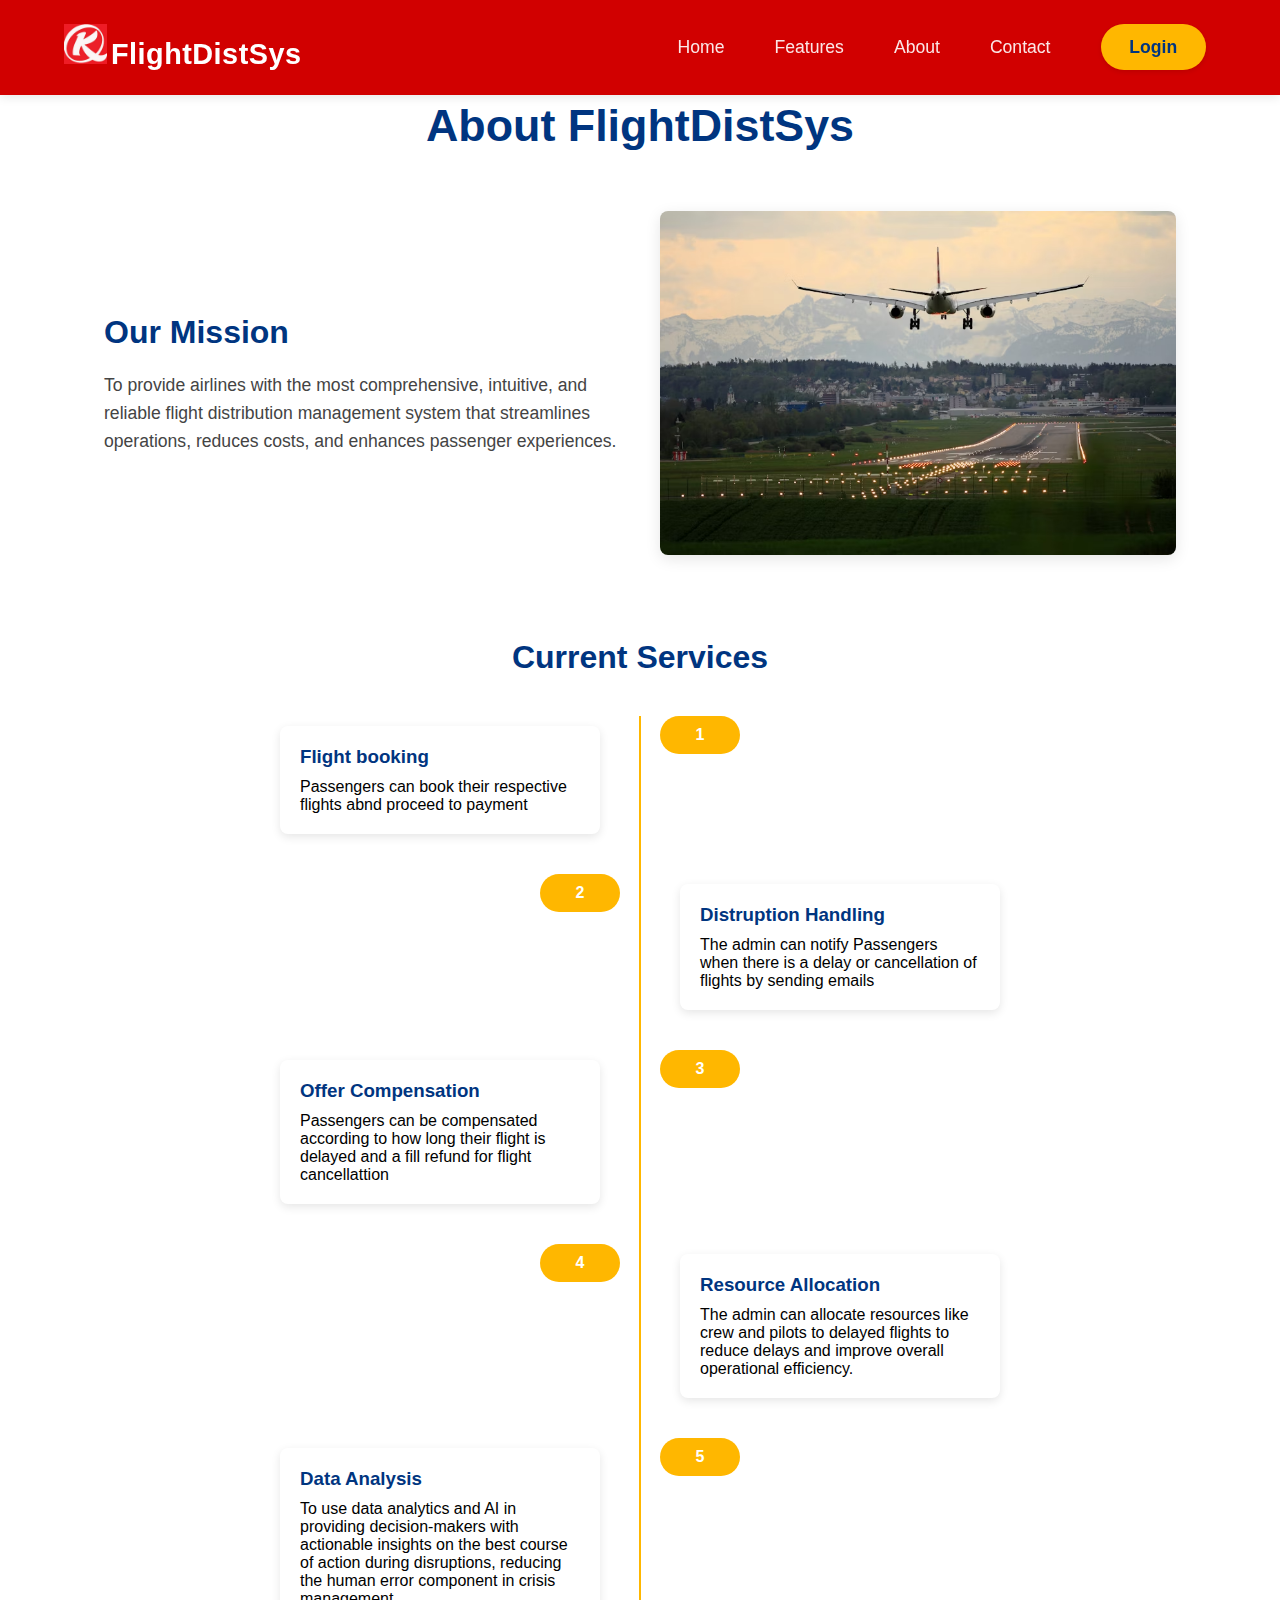
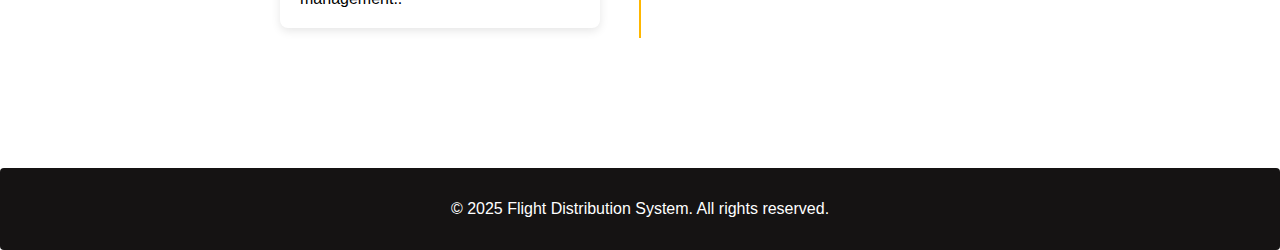
<file: home/about.html>
<!DOCTYPE html>
<html lang="en">
<head>
    <meta charset="UTF-8">
    <meta name="viewport" content="width=device-width, initial-scale=1.0">
    <title>About Us</title>
    <link rel="stylesheet" href="../styles/styles.css">
</head>
<body>
    <!-- Header Section -->
    <div id="landing-header">
        <div id="landing-logo">
            <img src="../images/logo.jpeg" alt="logo-img">
            <a href="index.html">FlightDistSys</a>
        </div>
        <div id="landing-nav">
            <div class="landing-nav-item"><a href="index.html">Home</a></div>
            <div class="landing-nav-item"><a href="features.html">Features</a></div>
            <div class="landing-nav-item"><a href="#">About</a></div>
            <div class="landing-nav-item"><a href="contact_us.html">Contact</a></div>
            <div id="landing-btn"><a href="/flightDistruption/auth/login.php">Login</a></div>
        </div>
    </div>

    <!-- About Content Section -->
    <div id="about-container">
        <div id="about-hero">
            <h1>About FlightDistSys</h1>
            <p> </p>
        </div>

        <div id="about-mission">
            <div id="mission-content">
                <h2>Our Mission</h2>
                <p>To provide airlines with the most comprehensive, intuitive, and reliable flight distribution management system that streamlines operations, reduces costs, and enhances passenger experiences.</p>
            </div>
            <div id="mission-image">
                <img src="../images/mission.png" alt="Airline operations team">
            </div>
        </div>

        <div id="about-history">
            <h2>Current Services</h2>
            <div class="timeline">
                <div class="timeline-event">
                    <div class="event-year">1</div>
                    <div class="event-content">
                        <h3>Flight booking</h3>
                        <p>Passengers can book their respective flights abnd proceed to payment</p>
                    </div>
                </div>
                <div class="timeline-event">
                    <div class="event-year">2</div>
                    <div class="event-content">
                        <h3>Distruption Handling</h3>
                        <p>The admin can notify Passengers when there is a delay or cancellation of flights by sending emails</p>
                    </div>
                </div>
                <div class="timeline-event">
                    <div class="event-year">3</div>
                    <div class="event-content">
                        <h3>Offer Compensation</h3>
                        <p>Passengers can be compensated according to how long their flight is delayed and a fill refund for flight cancellattion</p>
                    </div>
                </div>
                <div class="timeline-event">
                    <div class="event-year">4</div>
                    <div class="event-content">
                        <h3>Resource Allocation</h3>
                        <p>The admin can allocate resources like crew and pilots to delayed flights to reduce delays and improve overall operational efficiency.</p>
                    </div>
                </div>
                <div class="timeline-event">
                    <div class="event-year">5</div>
                    <div class="event-content">
                        <h3>Data Analysis</h3>
                        <p>To use data analytics and AI in providing decision-makers with actionable insights on the best course of action during disruptions, reducing the human error component in crisis management..</p>
                    </div>
                </div>
            </div>
        </div>
        </div>
  <div id="footer">
        <p>&copy; 2025 Flight Distribution System. All rights reserved.</p>
    </div>
</body>
</html>
</file>
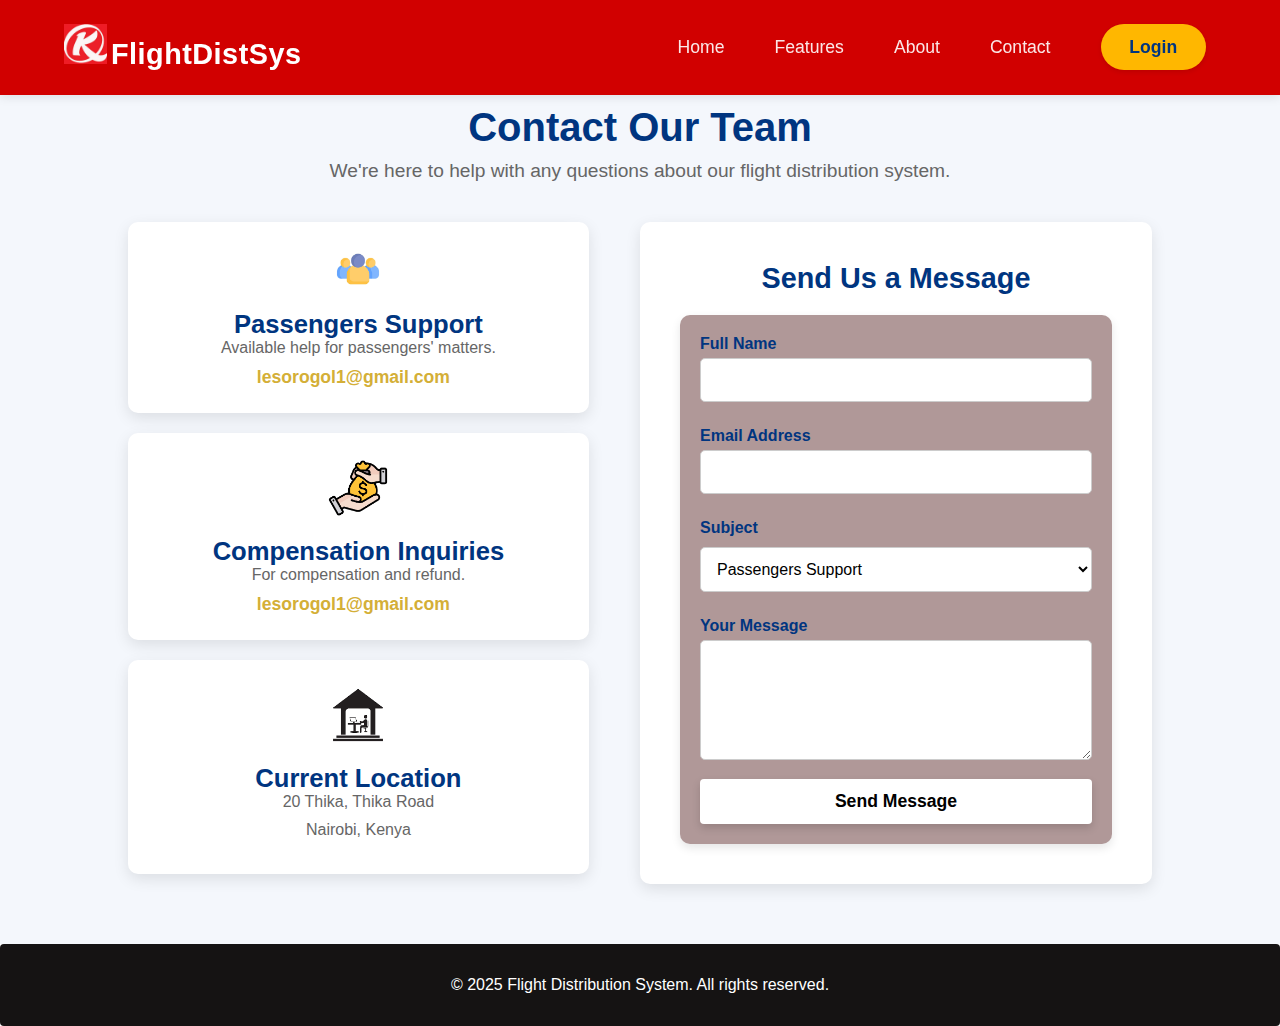
<file: home/contact_us.html>
<!DOCTYPE html>
<html lang="en">
<head>
    <meta charset="UTF-8">
    <meta name="viewport" content="width=device-width, initial-scale=1.0">
    <title>Contact Us</title>
    <link rel="stylesheet" href="../styles/styles.css">

    <style>
        /* Target only the contact form */
        #contact-form {
            display: block; /* Override default flexbox */
            width: 100%; /* Make it responsive */
            max-width: 500px; /* Set a max width for better layout */
            margin: 0 auto; /* Center the form */
            padding: 20px;
            background: rgb(176, 152, 152);;
            border-radius: 10px;
            box-shadow: 0px 4px 10px rgba(0, 0, 0, 0.1);
        }
    
        /* Adjust form elements */
        #contact-form .form-group {
            margin-bottom: 15px;
            text-align: left;
        }
    
        #contact-form label {
            display: block;
            color: #003580;
            font-weight: bold;
            font-size: 1rem;
            margin-bottom: 5px;
        }
    
        #contact-form input,
        #contact-form select,
        #contact-form textarea {
            width: 100%;
            padding: 12px;
            border: 1px solid #ccc;
            border-radius: 5px;
            font-size: 1rem;
        }
    
        #contact-form textarea {
            resize: vertical;
            min-height: 120px;
        }
    
        #contact-form .btn-primary {
            width: 100%;
            padding: 12px;
            font-size: 1.1rem;
            font-weight: bold;
            color: black;
            background: #fff;
            border: none;
            border-radius: 4px;
            cursor: pointer;
        }
    
        #contact-form .btn-primary:hover {
             background-color: #088178;
        }
    </style>
    

</head>
<body>
    <!-- Header Section -->
    <div id="landing-header">
        <div id="landing-logo">
            <img src="../images/logo.jpeg" alt="logo-img">
            <a href="index.html">FlightDistSys</a>
        </div>
        <div id="landing-nav">
            <div class="landing-nav-item"><a href="index.html">Home</a></div>
            <div class="landing-nav-item"><a href="features.html">Features</a></div>
            <div class="landing-nav-item"><a href="about.html">About</a></div>
            <div class="landing-nav-item"><a href="#">Contact</a></div>
            <div id="landing-btn"><a href="/flightDistruption/auth/login.php">Login</a></div>
        </div>
    </div>

    <!-- Contact Content Section -->
    <div id="contact-container">
        <div id="contact-hero">
            <h1>Contact Our Team</h1>
            <h1>Contact Our Team</h1>
            <p>We're here to help with any questions about our flight distribution system.</p>
            
        </div>

        <div id="contact-content">
            <div id="contact-info">
                <div class="contact-card">
                    <img src="../images/support-icon.png" alt="Support Icon">
                    <h3>Passengers Support</h3>
                    <p>Available help for passengers' matters.</p>
                    <a href="mailto:lesorogol1@gmail.com">lesorogol1@gmail.com</a>
                </div>

                <div class="contact-card">
                    <img src="../images/comp-icon.png" alt="Compensation Icon">
                    <h3>Compensation Inquiries</h3>
                    <p>For compensation and refund.</p>
                    <a href="mailto:lesorogol1@gmail.com">lesorogol1@gmail.com</a>
                </div>

                <div class="contact-card">
                    <img src="../images/office-ico.png" alt="Office Icon">
                    <h3>Current Location</h3>
                    <p>20 Thika, Thika Road</p>
                    <p>Nairobi, Kenya</p>
                </div>
            </div>

            <div id="contact-form-container">
                <h2>Send Us a Message</h2>
                <form id="contact-form" method="POST" action="contact.php">
                    <div class="form-group">
                        <label for="name">Full Name</label>
                        <input type="text" id="name" name="name" required>
                    </div>
                    
                    <div class="form-group">
                        <label for="email">Email Address</label>
                        <input type="email" id="email" name="email" required>
                    </div>

                    <div class="form-group">
                        <label for="subject">Subject</label>
                        <select id="subject" name="subject">
                            <option value="support">Passengers Support</option>
                            <option value="sales">Compensation Inquiry</option>
                            <option value="feedback">Feedback</option>
                            <option value="other">Other</option>
                        </select>
                    </div>
                    
                    <div class="form-group">
                        <label for="message">Your Message</label>
                        <textarea id="message" name="message" rows="5" required></textarea>
                    </div>
                    
                    <button type="submit" class="btn-primary">Send Message</button>
                </form>
            </div>
        </div>
    </div>

    <!-- Footer Section -->
    <div id="footer">
        <p>&copy; 2025 Flight Distribution System. All rights reserved.</p>
    </div>
</body>
</html>
</file>
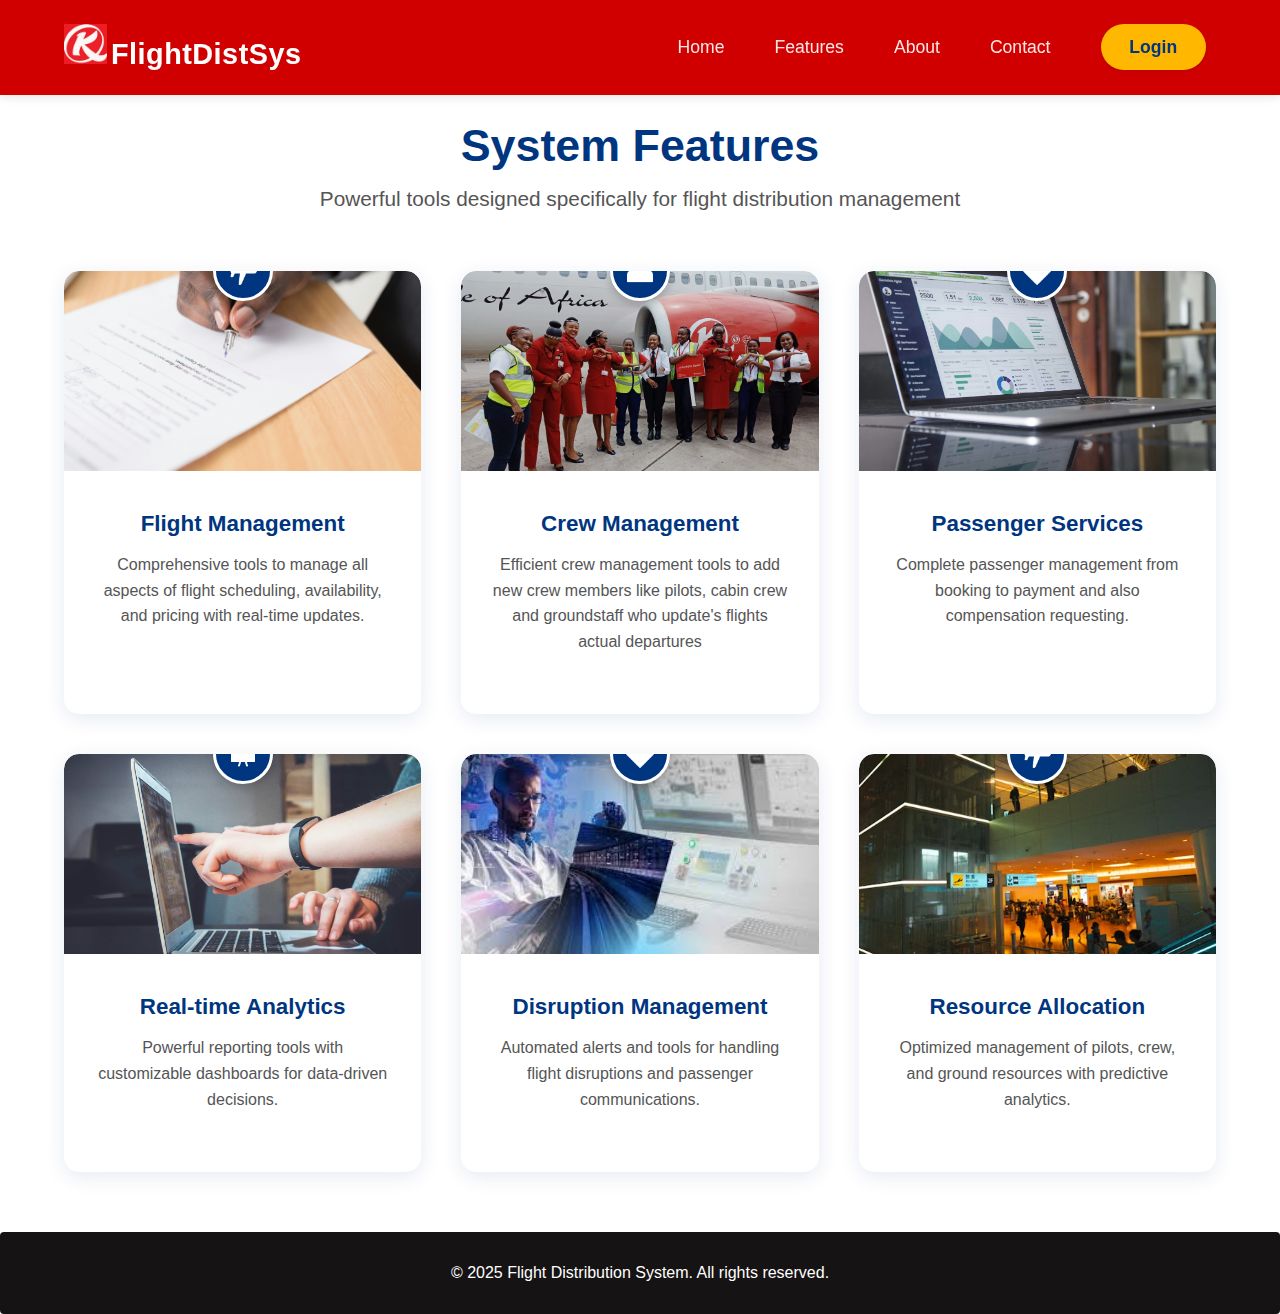
<file: home/features.html>
<!DOCTYPE html>
<html lang="en">
<head>
    <meta charset="UTF-8">
    <meta name="viewport" content="width=device-width, initial-scale=1.0">
    <title>Features</title>
    <link rel="stylesheet" href="../styles/styles.css">
    <head>
<body>
    <!-- Header Section -->
    <div id="landing-header">
        <div id="landing-logo">
            <img src="../images/logo.jpeg" alt="logo-img">
            <a href="index.html">FlightDistSys</a>
        </div>
        <div id="landing-nav">
            <div class="landing-nav-item"><a href="index.html">Home</a></div>
            <div class="landing-nav-item"><a href="#">Features</a></div>
            <div class="landing-nav-item"><a href="about.html">About</a></div>
            <div class="landing-nav-item"><a href="contact_us.html">Contact</a></div>
            <div id="landing-btn"><a href="/flightDistruption/auth/login.php">Login</a></div>
        </div>
    </div>

    <!-- Features Content Section -->
    <div id="features-container">
        <div id="features-hero">
            <h1>System Features</h1>
            <p>Powerful tools designed specifically for flight distribution management</p>
        </div>

        <div id="features-grid">
            <!-- Feature Card 1 -->
            <div class="feature-card">
                <div class="feature-image-container">
                    <img src="../images/f2.png" alt="Flight Management Dashboard">
                </div>
                <div class="feature-icon">
                    <img src="../images/icon-flight.png" alt="Flight Management">
                </div>
                <div class="feature-content">
                    <h3>Flight Management</h3>
                    <p>Comprehensive tools to manage all aspects of flight scheduling, availability, and pricing with real-time updates.</p>
                </div>
            </div>

            <!-- Feature Card 2 -->
            <div class="feature-card">
                <div class="feature-image-container">
                    <img src="../images/crew.jpg" alt="Crew Management Interface">
                </div>
                <div class="feature-icon">
                    <img src="../images/icon-crew.png" alt="Crew Management">
                </div>
                <div class="feature-content">
                    <h3>Crew Management</h3>
                    <p>Efficient crew management tools to add new crew members like pilots, cabin crew and  groundstaff who update's flights actual departures</p>
                </div>
            </div>

            <!-- Feature Card 3 -->
            <div class="feature-card">
                <div class="feature-image-container">
                    <img src="../images/f4.png" alt="Passenger Services">
                </div>
                <div class="feature-icon">
                    <img src="../images/icon-disruption.png" alt="Passenger Services">
                </div>
                <div class="feature-content">
                    <h3>Passenger Services</h3>
                    <p>Complete passenger management from booking to payment and also compensation requesting.</p>
                </div>
            </div>

            <!-- Feature Card 4 -->
            <div class="feature-card">
                <div class="feature-image-container">
                    <img src="../images/f5.png" alt="Analytics Dashboard">
                </div>
                <div class="feature-icon">
                    <img src="../images/icon-analytics.png" alt="Real-time Analytics">
                </div>
                <div class="feature-content">
                    <h3>Real-time Analytics</h3>
                    <p>Powerful reporting tools with customizable dashboards for data-driven decisions.</p>
                </div>
            </div>

            <!-- Feature Card 5 -->
            <div class="feature-card">
                <div class="feature-image-container">
                    <img src="../images/f7.png" alt="Disruption Management">
                </div>
                <div class="feature-icon">
                    <img src="../images/icon-disruption.png" alt="Disruption Management">
                </div>
                <div class="feature-content">
                    <h3>Disruption Management</h3>
                    <p>Automated alerts and tools for handling flight disruptions and passenger communications.</p>
                </div>
            </div>

            <!-- Feature Card 6 -->
            <div class="feature-card">
                <div class="feature-image-container">
                    <img src="../images/f6.png" alt="Resource Allocation">
                </div>
                <div class="feature-icon">
                    <img src="../images/icon-flight.png" alt="Resource Allocation">
                </div>
                <div class="feature-content">
                    <h3>Resource Allocation</h3>
                    <p>Optimized management of pilots, crew, and ground resources with predictive analytics.</p>
                </div>
            </div>
        </div>
    </div>

    <!-- Footer Section -->
    <div id="footer">
        <p>&copy; 2025 Flight Distribution System. All rights reserved.</p>
    </div>
</body>
</html>
</file>
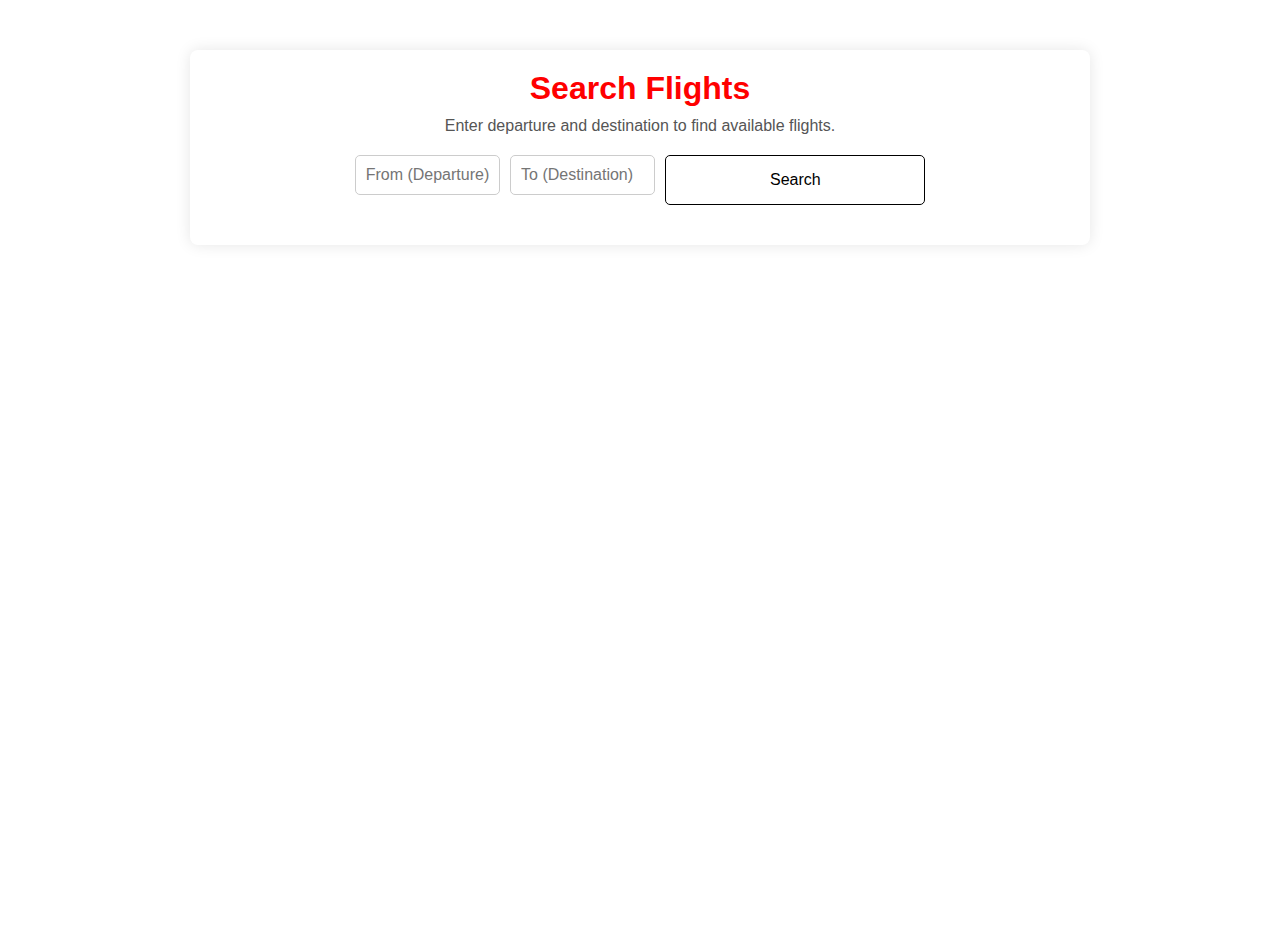
<file: home/search_flights.html>
<!DOCTYPE html>
<html lang="en">
<head>
    <meta charset="UTF-8">
    <meta name="viewport" content="width=device-width, initial-scale=1.0">
    <title>Search Flights</title>
    <link rel="stylesheet" href="../styles/styles.css">
</head>
<body>

    <div id="search-flights-section">
        <h2>Search Flights</h2>
        <p>Enter departure and destination to find available flights.</p>
        <form action="search_flights.php" method="GET">
            <div class="search-box">
                <input type="text" name="from" id="from" placeholder="From (Departure)" required>
                <input type="text" name="to" id="to" placeholder="To (Destination)" required>
                <button type="submit">Search</button>
            </div>
        </form>
        
        <!-- Flight Results -->
        <div id="flight-results">
            <?php
                if (isset($_GET['from']) && isset($_GET['to'])) {
                    include 'search_flights.php'; // Include the PHP logic to search flights
                }
            ?>
        </div>
    </div>

</body>
</html>
</file>
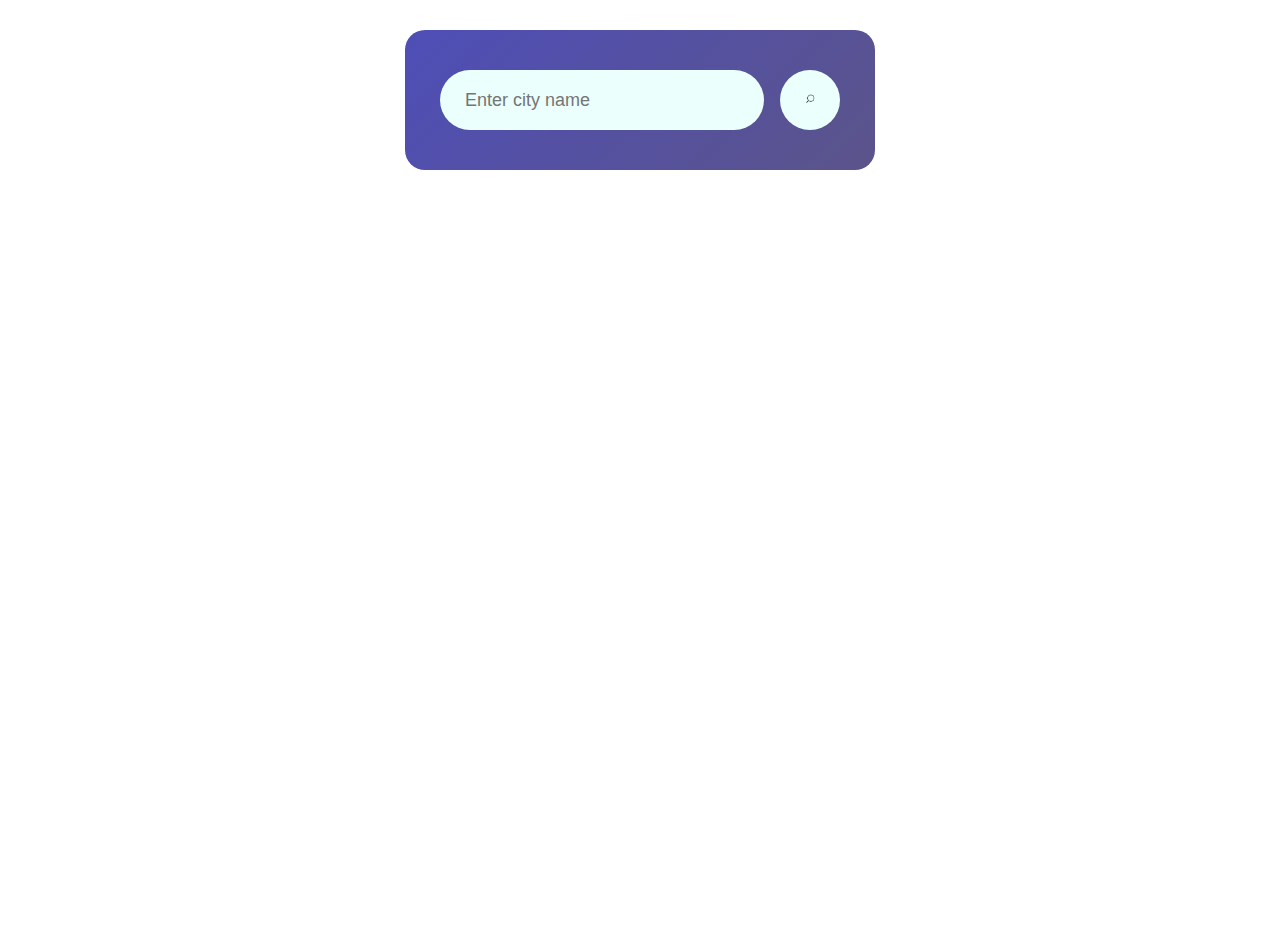
<file: home/weather.html>
<!DOCTYPE html>
<html lang="en">
<head>
    <meta charset="UTF-8">
    <meta name="viewport" content="width=device-width, initial-scale=1.0">
    <title>WEATHER</title>
    <link rel="stylesheet" href="../styles/styles.css">
</head>
<body>
     <div class="weather-card">
        <div class="search">
            <input type="text"  placeholder="Enter city name" spellcheck="false">
            <button>
                <img src="../images/search.png" alt="Search">
              </button>
        </div>
        <div class="error">
            <p>Invalid city name</p>
        </div>
        <div class="weather">
            <img src="../images/rain.png" class="weather-icon">
            <h1 class="temp">22°C</h1>
            <h2 class="city">Nairobi</h2>
            <div class="weather-details"> 
            <div class="col">
                <img src="../images/humidity.png">
                <div>
                    <p class="humidity">50%</p>
                    <p>Humidity</p>
                </div>
            </div>
            <div class="weather-col">
                <img src="../images/wind.png">
                <div>
                    <p class="wind">15 km/h</p>
                    <p>Wind Speed</p>
                </div>
            </div>     
        </div>
        </div>
     </div>
     <script  src="weather.js"></script>
</body>
</html>
</file>
<file: styles/styles.css>
* {
  margin: 0;
  padding: 0;
  box-sizing: border-box;
  font-family: Arial, sans-serif;
}
body {
  margin: 0;
  padding: 0;
  background: #fff;
  height: 100vh;
  width: 100%;
}
#form-container {
  display: flex;
  align-items: center;
  justify-content: center;
  background-color: #ded1d1;
  box-shadow: 0 4px 8px rgba(0, 0, 0, 0.2);
  border-radius: 8px;
  font-size: 15px;
  padding: 20px;
  width: 60%;
  margin: 50px auto;
}
#image-container {
  flex: 1;
  text-align: center;
}

#image-container img {
  width: 100%;
  height: calc(100% - 50px);
  border-radius: 8px;
}

#form-content {
  flex: 1;
  display: flex;
  flex-direction: column;
  align-items: center;
}

#form-content img {
  border-radius: 50%;
  height: 30px;
  width: 30%;
}
form {
  display: flex;
  flex-direction: column;
  align-items: center;
  width: 100%;
}
form input,
form select {
  font-size: 16px;
  border-radius: 4px;
  outline: none;
  border: none;
  padding: 5px;
  width: 80%;
  margin-bottom: 10px;
}

form button {
  border: 1px solid black;
  background-color: transparent;
  outline: none;
  border-radius: 5px;
  padding: 10px;
  color: white;
  width: 80%;
  font-size: 15px;
  cursor: pointer;
}

form button:hover {
  background-color: #088178;
}

h1 {
  text-align: center;
  color: red;
}
#container{
  display: flex;
  justify-content: space-between;
  align-items: flex-start;
  max-width: 1200px;
  margin: 0 auto;
  gap: 20px;
}
#manage-form-container{
  width: 40%;
  margin-top: 10PX;
  background: #d7cfcf;
  padding: 20px;
  border-radius: 8px;
  box-shadow: 0 0 10px rgba(0, 0, 0, 0.1);
}
#manage-form-container label{
  display: block;
  margin-top: 10px;
  font-weight: bold;
}
#manage-form-container input, 
#manage-form-container select {
    width: 100%;
    padding: 8px;
    margin-top: 5px;
    outline: none;
    border: 1px solid #ccc;
    border-radius: 5px;
    cursor: pointer;
    font-size: 15px;
}
#manage-form-container label{
  font-size: 20px;
}
#manage-form-container button{
  border: 1px solid black;
  background-color: transparent;
  outline: none;
  border-radius: 4px;
  padding: 10px;
  color: black;
  width: 100%;
  margin-top: 15px;
  padding: 10px;
  font-size: 20px;
}
#manage-form-container button:hover {
  background-color: #088178;
}
#table-container{
  width: 100%;
  background: #d7cfcf;
  padding: 20px;
  margin-top: 10px;
  font-size: 15PX;
  border-radius: 8px;
  box-shadow: 0 0 10px rgba(0, 0, 0, 0.1);
}
table{
  width: 100%;
    border-collapse: collapse;
    margin-top: 10px;
}
table, th, td{
  border: 1px solid #ddd;
}
th, td {
  padding: 10px;
  text-align: left;
}
th {
  background-color: transparent;
  color: black;
}
a {
  text-decoration: none;
  color: #2cb964;
  margin-right: 10px;
}

a:hover {
  text-decoration: underline;
}
#admin-container-img{
  background-image: url("../images/F1.jpg");
  background-size: cover;
  height: 940px;
}
.header{
   background-color: rgb(160, 81, 81);
    color: #fff;
    padding: 20px;
    text-align: center;
    box-shadow: 0 2px 5px rgba(0, 0, 0, 0.1);
}
.admin-container {
   width: 50%;
   max-width: 1000px;
   margin-left: 400px;
   margin-top: 40px;
   padding: 30px;
   background: #fff;
   border-radius: 10px;
   box-shadow: 0 2px 10px rgba(0, 0, 0, 0.1);
}
.admin-container h2{
  text-align: center;
}
.list {
  list-style: none;
  padding: 20px;
}
.list li {
  margin: 10px 0;
}
.list a {
  display: block;
  padding: 15px 20px;
  background-color:  rgb(145, 159, 64);
  color: black;
  text-decoration: none;
  border-radius: 5px;
  font-size: 20px;
  box-shadow: 0 2px 5px rgba(0, 0, 0, 0.1);
  transition: background-color 0.3s, transform 0.1s;
}
.list a:hover {
  background-color: #088178;
  transform: translateY(-2px);
}
.list p {
  margin: 5px 0 0;
  font-size: 14px;
  color: #667;
  padding-left: 10px;
}
.distruptions-container{
  max-width: 90%;
  margin: 20px auto;
  background: white;
  padding: 20px;
  border-radius: 10px;
  box-shadow: 0 2px 10px rgba(0, 0, 0, 0.1);
}
.distruptions-container{
  width: 100%;
  border-collapse: collapse;
  margin-top: 20px;
  background: white;
  border-radius: 8px;
  overflow: hidden;
}
#booking-form-container {
  display: flex;
  align-items: center; 
  justify-content: space-between;
  max-width: 900px;
  margin: 50px auto;
  background:  white;
  padding: 20px;
  border-radius: 10px;
  box-shadow: 0px 0px 10px rgba(0, 0, 0, 0.1);
}
#booking-form-container form{
  flex: 1;
  padding: 20px;
  display: flex;
  flex-direction: column;
}
#booking-form-container form label {
  font-weight: bold;
  margin-top: 10px;
  font-size: 16px;
  display: block;
}
#booking-form-container form input, select {
  width: 100%;
  padding: 10px;
  outline: none;
  font-size:16px;
  margin-top: 5px;
 border: 1px solid #ccc;
  border-radius: 5px;
}
#booking-form-container form input, select:focus{
  border-color: #003580;
}
#booking-form-container form button {
  margin-top: 15px;
  padding: 10px;
  background: transparent;
  color: black;
  border: 1px solid black;
  border-radius: 5px;
  cursor: pointer;
  font-size: 16px;
}
#booking-form-container form button:hover{
   background-color: #088178;
   cursor: pointer;
}
#booking-img{
  flex: 1;
  height: 100%;
}
#booking-img img {
  width: 100%;
  height: 100%;
  object-fit: cover; 
  border-radius: 10px; 
}
/*compensation request styles*/
/* Container for the whole page */
.compensation-request-container {
  display: flex;
  justify-content: center;
  align-items: center;
  min-height: 100vh;
  background-color: #f4f8fb;
  padding: 20px;
}

/* The form card */
.compensation-request {
  background-color: #fff;
  padding: 30px 40px;
  border-radius: 15px;
  box-shadow: 0 4px 10px rgba(0, 0, 0, 0.1);
  width: 100%;
  max-width: 600px;
}

/* Heading */
.compensation-request h2 {
  text-align: center;
  margin-bottom: 25px;
  color: #004080;
}

/* Form group styling */
.compensation-request.form-group {
  margin-bottom: 20px;
  display: flex;
  flex-direction: column;
}

/* Labels */
.compensation-request.form-group label {
  margin-bottom: 8px;
  font-weight: 600;
  color: #333;
}

/* Inputs and selects */
.compensation-request.form-group input,
.compensation-request.form-group select {
  padding: 10px 15px;
  border: 1px solid #ccc;
  border-radius: 8px;
  font-size: 16px;
  background-color: #fafafa;
  transition: border 0.3s ease;
}

.compensation-request.form-group input:focus,
.compensation-request.form-group select:focus {
  outline: none;
  border-color: #007bff;
  background-color: #fff;
}

/* Submit button */
.compensation-request input[type="submit"] {
  width: 100%;
  padding: 12px;
  background-color: transparent;
  color: black;
  border: 1px solid black;
  border-radius: 8px;
  font-size: 18px;
  font-weight: bold;
  cursor: pointer;
  transition: background-color 0.3s ease;
}

.compensation-request input[type="submit"]:hover {
  background-color: #088178;
}

/* Message styling */
.success-message {
  color: green;
  text-align: center;
  margin-bottom: 15px;
}

.error-message {
  color: red;
  text-align: center;
  margin-bottom: 15px;
}
.payment-container {
  width: 90%;
  max-width: 400px;
  background: rgb(158, 129, 129);
  padding: 30px;
  margin: 60px auto;
  box-shadow: 0px 0px 10px rgba(0, 0, 0, 0.1);
  border-radius: 10px;
  height: 500px;
}
.flight-info {
  margin-bottom: 20px;
  padding: 10px;
  background: #5d9ee0;
  border-radius: 8px;
  text-align: left;
  font-size: 20px;
}

.payment-form {
  display: flex;
  flex-direction: column;
}

.payment-form label {
  font-size: 14px;
  margin: 5px 0;
  text-align: left;
}

.payment-form input {
  padding: 10px;
  font-size: 14px;
  margin-bottom: 15px;
  border: 1px solid #ccc;
  border-radius: 5px;
  width: 100%;
  outline: none;
}

/* Pay Button */
.payment-form button {
  background: transparent;
  color: black;
  padding: 12px;
  font-size: 16px;
  border: none;
  cursor: pointer;
  border-radius: 5px;
  border: 1px solid black;
  transition: 0.3s;
}

.payment-form button:hover {
  background: #088178;
}
 
.logo-container {
  text-align: center;
  margin-bottom: 15px;
}

.logo-container img {
  width: 120px;
  height: auto;
  border-radius: 50%;
}
.edit_container{
  background: rgb(171, 142, 142);
  padding: 20px;
  box-shadow: 0 0 10px rgba(0, 0, 0, 0.1);
  border-radius: 8px;
  width: 400px;
  align-items: center;
  display: flex;
  flex-direction: column;
  align-items: center;
  justify-content: center;
  margin-left: 600px;
  margin-top: 20px;
}
.edit_container form label{
  font-size: 20px;
}
.edit_container form input, select {
  width: 100%;
  padding: 10px;
  margin-top: 5px;
  border: 1px solid #ddd;
  border-radius: 5px;
  font-size: 20px;
  outline: none;
}
.edit_container form button{
  margin-top: 15px;
  padding: 10px;
  background: transparent;
  color: black;
  border: 1px solid black;
  border-radius: 5px;
  cursor: pointer;
   font-size: 20px;
   width: 100%;
}
.edit_container form button:hover{
  background-color: #088178;
}
.passengers_container{
  width: 80%;
  background: white;
  padding: 20px;
  margin: 50px auto;
  border-radius: 10px;
  box-shadow: 0px 4px 8px rgba(0, 0, 0, 0.1);
  display: flex;
  align-items: center;
}
.passengers-image-container {
  flex: 1;
  padding: 20px;
}
.dashboard-content {
  flex: 2;
  padding: 20px;
}
.dashboard-section {
  background: #945d67;
  color: white;
  padding: 30px;
  margin: 10px 0;
  border-radius: 8px;
  text-align: center;
  margin: 10px;
}
.dashboard-section h3, .dashboard-section h4 {
  margin-bottom: 20px;
  font-size: 20px;
}
.dashboard-section a{
  text-decoration: none;

}
.action-btn{
  background-color: transparent;
  color: black;
  border: 1px solid black;
  font-size: 20px;
  margin-top: 20px;
  padding: 10px;
  width: 100%;
  border-radius: 4px;

}
.action-btn:hover{
  background-color: #088178;
}
.status-container {
  width: 90%;
  background: white;
  padding: 20px;
  border-radius: 10px;
  box-shadow: 0px 4px 8px rgba(0, 0, 0, 0.1);
  overflow-x: auto;
  margin-top: 20px;
  margin-left: 70px;
  border-radius: 5px;
  text-align: center; /* Centers inline elements inside */
}
.status-container table{
  width: 100%;
  border-collapse: collapse;
  margin-top: 20px;
  background: white;
}
.status-container table th{
  background: red;
  color: white;
}
.status-container table th, td {
  padding: 12px;
  text-align: left;
  border-bottom: 1px solid #ddd;
}
.status-container table tr:hover {
  background: #f1f1f1;
}
.status-container table a{
  text-decoration: none;
}
.status-container table .action-btn{
  border-radius: 5px;
  padding: 10px 20px;
  margin: auto;
}
.compensation-container{
  width: 50%;
  background: rgb(159, 136, 136);
  margin-top: 20px;
  margin-left: 450px;
  padding: 30px;
  border-radius: 10px;
  box-shadow: 0px 4px 8px rgba(0, 0, 0, 0.1);
  text-align: center;
}
.compensation-container p{
  font-size: 18px;
  color: #333;
  margin-bottom: 20px;
}
.compensation-container a{
  text-decoration: none;
}
.notify_container {
  display: flex;
  align-items: center;
  justify-content: center;
  background: #fff;
  padding: 20px;
  border-radius: 15px;
  box-shadow: 0 4px 10px rgba(0, 0, 0, 0.2);
  width: 80%;
  max-width: 1100px;
  margin: 30px auto;
}

.notify_img_container img {
  height: calc(100vh - 40px);
  max-height: 500px; 
  width: 100%;
  border-radius: 10px;
}

.notify_form_container {
  margin-left: 30px;
  padding: 20px;
  background: white;
  border-radius: 10px;
  box-shadow: 0 2px 10px rgba(0, 0, 0, 0.15);
  text-align: center;
}

.notify_form_container h1 {
  font-size: 22px;
  color: red;
  font-weight: bold;
}

.notify_form_container form p {
  font-size: 16px;
  color: blue;
}

.notify_form_container form button {
  background:transparent;
  color:  black;
  border: none;
  padding: 10px 20px;
  font-size: 16px;
  border-radius: 5px;
  margin-top: 10px;
  border: 1px solid black;
}

.notify_form_container form button:hover {
  background-color: #088178;
  cursor: pointer;
}
.email-container{
  text-align: center;
  font-size: 20px;
  width: fit-content;  
  margin: 20px auto;
}
.message {
  font-size: 16px;
  text-align: center;
  display: inline-block;   
  background: rgba(0, 0, 0, 0.7);
  color: white;
  padding: 10px 20px;
  border-radius: 5px;
  margin-bottom: 10px;
  max-width: 80%;  
  text-align: center;
}

.success {
  color: green;
  background-color: #eaffea;
  border: 1px solid green;
}

.error {
  color: red;
  background-color: #ffe5e5;
  border: 1px solid red;
}
 /* Ground Staff Container */
.groundstaff-container {
  max-width: 800px;
  margin: 50px auto;
  background: white;
  padding: 20px;
  border-radius: 10px;
  box-shadow: 0px 4px 10px rgba(0, 0, 0, 0.1);
  text-align: center;
}

/* Section Styling */
.groundstaff-section {
  margin-bottom: 20px;
  padding: 15px;
  border: 1px solid #ddd;
  border-radius: 8px;
  background: #f8f9fa;
  text-align: left;
  transition: background 0.3s ease-in-out;
}
.groundstaff-section:hover{
  background: #e3f2fd;
  border-color: #7f8d9e;
  cursor: pointer;
}
.groundstaff-section .action-btn{
  display: inline-block;
  padding: 10px 15px;
 background-color: transparent;
  color: black;
  text-decoration: none;
  border-radius: 5px;
  font-weight: bold;
  margin-top: 10px;
  width: 30%;
}
.groundstaff-section .action-btn:hover{
  background-color: #088178;
}
.groundstaff-section h2 {
  font-size: 18px;
  color: #1a73e8;
  margin-bottom: 10px;
}
.groundstaff-section p {
  font-size: 14px;
  color: #333;
}
.update_departure_container{
  max-width: 600px;
  margin: 50px auto;
  padding: 20px;
  background: white;
  border-radius: 10px;
  box-shadow: 0px 4px 10px rgba(0, 0, 0, 0.1);
  text-align: center;
}
.update_departures_form{
  display: flex;
  flex-direction: column;
  gap: 15px;
}
.update_departures_form label {
  font-weight: bold;
  text-align: left;
}
.update_departures_form select,
.update_departures_form input {
    width: 100%;
    padding: 10px;
    border-radius: 5px;
    border: 1px solid #ccc;
    font-size: 16px;
}
.back-btn {
  display: inline-block;
  margin-top: 20px;
  text-decoration: none;
  color: #4aa649;
  font-size: 20px;
}
.back-btn:hover {
  text-decoration: underline;
}
.report_container {
  width: 80%;
  max-width: 600px;
  margin: 50px auto;
  padding: 30px;
  background: url('../images/R1.png') no-repeat center center;
  background-size: cover;
  border-radius: 10px;
  box-shadow: 0px 0px 15px rgba(0, 0, 0, 0.3);
  color: white;
  text-align: center; /* Center text inside the container */
}

.report_container h1 {
  text-shadow: 2px 2px 5px rgba(0, 0, 0, 0.5);
}

/* Center the UL */
.report-links {
  list-style: none;
  padding: 0;
  display: flex;
  flex-direction: column;
  align-items: center; /* Center items horizontally */
  justify-content: center;
}

/* Style the links */
.report-links li {
  margin: 10px 0;
  text-align: center; /* Ensure text stays centered */
}

.report-links a {
  display: inline-block;
  width: 250px;
  padding: 15px;
  background-color: transparent;
  color: black;
  border: 1px solid black;
  text-decoration: none;
  font-size: 18px;
  font-weight: bold;
  border-radius: 5px;
  transition: all 0.3s ease;
  text-align: center;
}

.report-links a:hover {
  background-color: #088178;
}
/*manage crew styles*/
.crew_container {
  display: flex;
  width: 60%;
  background: white;
  box-shadow: 0px 0px 10px rgba(0, 0, 0, 0.1);
  border-radius: 8px;
  overflow: hidden;
}

.crew_container .left {
  width: 40%;
  background: #003366;
  display: flex;
  align-items: center;
  justify-content: center;
  overflow: hidden;
}

.crew_container .left img {
  width: 100%;
  height: 100%;
  object-fit: cover;
}

.crew_container .right {
  padding: 40px;
  width: 60%;
}

.crew_container .right h2 {
  text-align: center;
  color: #333;
}

/* Form Styling */
.crew_form {
  display: flex;
  flex-direction: column;
}

.crew_form label {
  font-weight: bold;
  margin-top: 10px;
}

.crew_form input, 
.crew_form select {
  width: 100%;
  padding: 10px;
  margin-top: 5px;
  border: 1px solid #ccc;
  border-radius: 5px;
  font-size: 16px;
}

.crew_form button {
  margin-top: 20px;
  padding: 12px;
  background: transparent;
  color: black;
  font-size: 16px;
  border: none;
  cursor: pointer;
  border: 1px solid black;
  border-radius: 5px;
}
.crew_form button:hover {
  background-color: #088178;
  cursor: pointer;
}
/* resource management styles*/
.resource_container {
  width: 50%;
  background: white;
  box-shadow: 0px 0px 10px rgba(0, 0, 0, 0.1);
  border-radius: 10px;
  padding: 30px;
  text-align: center;
}
.resource_container h1 {
  color: red;
  font-size: 24px;
  margin-bottom: 10px;
}

.resource_container p {
  color: #666;
  font-size: 15px;
  margin-bottom: 20px;
}
.resource_form {
  display: flex;
  flex-direction: column;
  gap: 15px;
  align-items: center;
}

.resource_form label {
  font-weight: bold;
  color: #333;
}

.resource_form select {
  width: 90%;
  padding: 10px;
  font-size: 16px;
  border: 1px solid #ccc;
  border-radius: 4px;
  background: white;
}
.resource_form button {
  width: 90%;
  padding: 12px;
  background: transparent;
  color: black;
  font-size: 16px;
  border: 1px solid black;
  cursor: pointer;
  border-radius: 5px;
}
.resource_form button:hover {
   background-color: #088178;
   cursor: pointer;
}
.chart-container {
  width: 80%;
  margin: auto;
  text-align: center;
  padding: 20px;
  background: white;
  box-shadow: 0px 0px 10px rgba(0, 0, 0, 0.1);
  border-radius: 8px;
}
@media print {
  button {
      display: none;
  }
}

/* styles for home page */
#landing-header {
  display: flex;
  justify-content: space-between;
  align-items: center;
  padding: 1.5rem 5%;
  background-color: #d10000;  
  box-shadow: 0 2px 10px rgba(0, 0, 0, 0.1);
  position: fixed;
  width: 100%;
  top: 0;
  z-index: 1000;
}

#landing-logo img {
  height: 40px;
  width: auto;
}

#landing-logo a {
  color: white;
  font-size: 1.8rem;
  font-weight: 700;
  text-decoration: none;
  letter-spacing: 0.5px;
}
#landing-logo img {
  height: 40px;
  width: auto;
}
#header-curve-container {
  position: relative;
  margin-left: -5%; /* Pulls the curve to the edge */
}
#header-curve-bg {
  position: absolute;
  left: 0;
  top: 50%;
  transform: translateY(-50%);
  width: 110%; /* Extends beyond logo */
  height: 70px;
  background-color: transparent; /* Your burgundy color */
  border-radius: 35px 0 0 35px; /* Left-side curve only */
  z-index: 1;
}
#landing-nav {
  display: flex;
  align-items: center;
  gap: 2.5rem;
  position: relative;
  z-index: 2;
}
.landing-nav-item a {
  color: rgba(255, 255, 255, 0.9);
  text-decoration: none;
  font-size: 1.1rem;
  font-weight: 500;
  transition: all 0.3s ease;
  padding: 0.5rem 0;
  position: relative;
}

.landing-nav-item a:hover {
  color: white;
}
.landing-nav-item a::after {
  content: '';
  position: absolute;
  bottom: 0;
  left: 0;
  width: 0;
  height: 2px;
  background-color: #ffb700;
  transition: width 0.3s ease;
}
.landing-nav-item a:hover::after {
  width: 100%;
}
#landing-btn a {
  background-color: #ffb700;
  color: #003580;
  padding: 0.8rem 1.8rem;
  border-radius: 30px;
  font-weight: 600;
  font-size: 1.1rem;
  text-decoration: none;
  transition: all 0.3s ease;
  box-shadow: 0 2px 5px rgba(0, 0, 0, 0.1);
}
#landing-btn a:hover {
  transform: translateY(-2px);
  box-shadow: 0 4px 8px rgba(0, 0, 0, 0.15);
  background-color: #ffc933;
}
/* HERO SECTION*/
#landing-hero {
  position: relative;
  height: 100vh;
  display: flex;
  align-items: center;
  padding-top: 80px; 
}
#landing-hero-bg-image {
  position: absolute;
  top: 0;
  left: 0;
  width: 100%;
  height: 100%;
  background-image: url('../images/l2.PNG.jpg');
  background-size: cover;
  background-position: center;
  z-index: -1;
  filter: brightness(0.7);
}
#landing-hero-content {
  max-width: 1200px;
  margin: 0 auto;
  padding: 0 5%;
  color: white;
}
#landing-hero-content h1 {
  font-size: 3.5rem;
  font-weight: 800;
  margin-bottom: 1.5rem;
  line-height: 1.2;
  text-shadow: 0 2px 4px rgba(0, 0, 0, 0.3);
}
#landing-hero-content p {
  font-size: 1.5rem;
  max-width: 700px;
  margin-bottom: 3rem;
  opacity: 0.9;
  text-shadow: 0 1px 2px rgba(0, 0, 0, 0.3);
}
/* CTA BUTTONS */
#cta-buttons {
  display: flex;
  gap: 1.5rem;
  margin-top: 2rem;
}
.btn-primary, .btn-secondary {
  padding: 1rem 2.5rem;
  border-radius: 30px;
  font-size: 1.1rem;
  font-weight: 600;
  text-decoration: none;
  transition: all 0.3s ease;
  display: inline-block;
}

.btn-primary {
  background-color: transparent;
  color: white;
  border: 2px solid burlywood;
  box-shadow: 0 4px 8px rgba(0, 0, 0, 0.15);
}

.btn-primary:hover {
  transform: translateY(-3px);
  box-shadow: 0 6px 12px rgba(0, 0, 0, 0.2);
  background-color: #088178;
  cursor: pointer;
}
.btn-secondary {
  background-color: transparent;
  color: white;
  border: 2px solid burlywood;
}

.btn-secondary:hover {
  background-color: #088178;
  transform: translateY(-3px);
  cursor: pointer;
}
 /* Search Flights Section */
 #search-flights-section {
  max-width: 900px;
  margin: 50px auto;
  padding: 20px;
  background-color: #ffffff;
  border-radius: 8px;
  box-shadow: 0 0 15px rgba(0, 0, 0, 0.1);
}

/* Header */
#search-flights-section h2 {
  text-align: center;
  font-size: 2rem;
  margin-bottom: 10px;
  color: red;
}

#search-flights-section p {
  text-align: center;
  font-size: 1rem;
  color: #555;
  margin-bottom: 20px;
}

/* Form Section */
.search-box {
  display: flex;
  justify-content: space-between;
  gap: 10px;
  margin-bottom: 20px;
}

.search-box input {
  width: 45%;
  padding: 10px;
  font-size: 1rem;
  border: 1px solid #ccc;
  border-radius: 5px;
  outline: none;
  transition: border-color 0.3s;
}

.search-box input:focus {
  border-color: #007bff;
}

.search-box button {
  padding: 10px 20px;
  background-color: transparent;
  color: black;
  border: 1px solid black;
  border-radius: 5px;
  font-size: 1rem;
  cursor: pointer;
  transition: background-color 0.3s;
}

.search-box button:hover {
  background-color: #088178;
}

/* Styling for the 'Back to Home' button */
.back-home {
  text-align: center;
  margin-top: 20px;
}

.back-home-button {
  display: inline-block;
  padding: 10px 20px;
  font-size: 16px;
  background-color: transparent;
  color:  black;
  border: 1px solid black;
  text-decoration: none;
  border-radius: 5px;
  transition: background-color 0.3s ease;
}

.back-home-button:hover {
  background-color: #088178;
}
/* ===== FOOTER ===== */
#footer {
  background-color: #151313;
  color: white;
  text-align: center;
  padding: 2rem;
  font-size: 1rem;
  width: 100%;
  border-radius: 4px;
}
/*weather styles*/
.weather-card{
  width: 90%;
  max-width: 470px;
  background: linear-gradient(135deg, #4e4eb7, #5b548a);
  color: #fff;
  padding: 40px 35px;
  margin: 30px auto;
  border-radius: 20px;
  text-align: center;
  }
  .search{
      width: 100%;
      display: flex;
      align-items: center;
      justify-content: space-between;
  }
  .search input{
  border: 0;
  outline: 0;
  background: #ebfffc;
  color: #555;
  height: 60px;
  padding: 10px 25px;
  flex: 1;
  margin-right: 16px;
  font-size: 18px;
  border-radius: 30px;
  
  }
  .search button{
  border: 0;
  outline: 0;
  background: #ebfffc;
  border-radius: 50%;
  width: 60px;
  height: 60px;
  cursor: pointer;
  }
  .search button img{
      width: 16px;
  }
  .search button:hover{
      background: burlywood;
      color: white;
      box-shadow: 0 0 5px  burlywood;
      -webkit-box-reflect:below 1px linear-gradient(transparent, #0005);
  }
  .search button:nth-child(1){
      filter: hue-rotate(100deg);
  }
  .weather-card .error{
      font-size: 20px;
      margin-left: 10px;
      text-align: left;
      margin-top: 10px;
      display: none;
      color: rgb(255, 0, 21);
  }
  .weather-icon{
      width: 170px;
      margin-top: 30px;
  }
  .weather h1{
      font-size: 80px;
      font-weight: 500;
  }
  .weather h2{
      font-size: 45px;
      font-weight: 400;
      margin-top: -10px;
  }
  .details{
      display: flex;
      align-items: center;
      justify-content: space-between;
      padding: 0 20px;
      margin-top: 50px;
  
  }
  .col{
      display: flex;
      align-items: center;
      text-align: left;
  }
  .col img{
      width: 40px;
      margin-right: 10px;
  }
  .humidity, .wind{
  font-size: 28px;
  margin-top: -6px;
  }
  .weather{
      display: none;
  }

/* ===== CONTACT PAGE STYLES ===== */
#contact-container {
  padding: 50px 10%;
  text-align: center;
  background: #f4f7fc; /* Light background */
}
 
/* Hero Section */
#contact-hero {
  text-align: center;
  margin-bottom: 20px;
}

#contact-hero h1 {
  font-size: 2.5rem;
  color: #003580;
  margin-bottom: 10px;
}

#contact-hero p {
  font-size: 1.2rem;
  color: #666;
}
/* Contact Content Layout */
#contact-content {
  display: flex;
  justify-content: space-between;
  align-items: flex-start;
  flex-wrap: wrap;
  margin-top: 40px;
}

/* Contact Info Section */
#contact-info {
  width: 45%;
}

.contact-card {
  background: white;
  padding: 25px;
  margin-bottom: 20px;
  text-align: center;
  border-radius: 10px;
  box-shadow: 0px 5px 15px rgba(0, 0, 0, 0.1);
  transition: transform 0.3s ease-in-out;
}

.contact-card:hover {
  transform: translateY(-5px);
}

.contact-card img {
  width: 60px;
  margin-bottom: 15px;
}

.contact-card h3 {
  color: #003580;
  font-size: 1.6rem;
  font-weight: bold;
}

.contact-card p {
  color: #666;
  font-size: 1rem;
  margin-bottom: 10px;
}

.contact-card a {
  color: #d4af37;
  font-weight: bold;
  text-decoration: none;
  font-size: 1.1rem;
}

.contact-card a:hover {
  text-decoration: underline;
}
/* Contact Form Section */
#contact-form-container {
  background: #fff;
  padding: 40px;
  border-radius: 10px;
  box-shadow: 0 5px 15px rgba(0, 0, 0, 0.1);
  width: 50%;
}

#contact-form-container h2 {
  color: #003580;
  text-align: center;
  font-size: 1.8rem;
  font-weight: bold;
  margin-bottom: 20px;
}

/* Form Inputs */
.form-group {
  margin-bottom: 20px;
  text-align: left;
}

.form-group label {
  display: block;
  color: #003580;
  font-weight: bold;
  font-size: 1.1rem;
  margin-bottom: 6px;
}

.form-group input,
.form-group select,
.form-group textarea {
  width: 100%;
  padding: 14px;
  font-size: 1rem;
  border: 1px solid #ccc;
  border-radius: 6px;
  background: white;
  transition: border-color 0.3s ease-in-out;
}

.form-group input:focus,
.form-group select:focus,
.form-group textarea:focus {
  border-color: #003580;
  outline: none;
}

.form-group textarea {
  resize: vertical;
  min-height: 150px;
}
/* ===== ABOUT PAGE STYLES ===== */
#about-container {
  padding: 100px 5% 50px;
  max-width: 1200px;
  margin: 0 auto;
}

#about-hero {
  text-align: center;
  margin-bottom: 50px;
}

#about-hero h1 {
  font-size: 2.8rem;
  color: #003580;
  margin-bottom: 1rem;
}

#about-hero p {
  font-size: 1.2rem;
  color: #666;
}

#about-mission {
  display: grid;
  grid-template-columns: 1fr 1fr;
  gap: 40px;
  align-items: center;
  margin: 60px 0;
}

#mission-content h2 {
  color: #003580;
  margin-bottom: 20px;
  font-size: 2rem;
}

#mission-content p {
  font-size: 1.1rem;
  line-height: 1.6;
  color: #444;
}

#mission-image img {
  width: 100%;
  border-radius: 8px;
  box-shadow: 0 4px 15px rgba(0,0,0,0.1);
}

#about-history {
  margin: 80px 0;
}

#about-history h2 {
  text-align: center;
  color: #003580;
  margin-bottom: 40px;
  font-size: 2rem;
}

.timeline {
  position: relative;
  max-width: 800px;
  margin: 0 auto;
}

.timeline::before {
  content: '';
  position: absolute;
  width: 2px;
  background-color: #ffb700;
  top: 0;
  bottom: 0;
  left: 50%;
  margin-left: -1px;
}

.timeline-event {
  padding: 10px 40px;
  position: relative;
  width: 50%;
  box-sizing: border-box;
  margin-bottom: 30px;
}

.timeline-event:nth-child(odd) {
  left: 0;
}

.timeline-event:nth-child(even) {
  left: 50%;
}

.event-year {
  padding: 10px 15px;
  background-color: #ffb700;
  color: white;
  font-weight: bold;
  border-radius: 20px;
  position: absolute;
  top: 0;
  width: 80px;
  text-align: center;
}

.timeline-event:nth-child(odd) .event-year {
  right: -100px;
}

.timeline-event:nth-child(even) .event-year {
  left: -100px;
}

.event-content {
  padding: 20px;
  background-color: white;
  border-radius: 8px;
  box-shadow: 0 3px 10px rgba(0,0,0,0.1);
}

.event-content h3 {
  color: #003580;
  margin-bottom: 10px;
}

#about-team {
  margin: 80px 0;
}

#about-team h2 {
  text-align: center;
  color: #003580;
  margin-bottom: 40px;
  font-size: 2rem;
}

#team-members {
  display: grid;
  grid-template-columns: repeat(auto-fit, minmax(300px, 1fr));
  gap: 30px;
  margin-top: 30px;
}

.team-card {
  background: white;
  padding: 30px;
  border-radius: 8px;
  box-shadow: 0 3px 10px rgba(0,0,0,0.1);
  text-align: center;
}

.team-card img {
  width: 150px;
  height: 150px;
  border-radius: 50%;
  object-fit: cover;
  margin-bottom: 20px;
  border: 3px solid #ffb700;
}

.team-card h3 {
  color: #003580;
  margin-bottom: 5px;
}

.team-card p {
  color: #666;
  margin: 5px 0;
}
/* ===== FEATURES PAGE STYLES ===== */
  #features-container {
    padding: 120px 5% 60px;
    max-width: 1400px;
    margin: 0 auto;
}
#features-hero {
    text-align: center;
    margin-bottom: 60px;
}

#features-hero h1 {
    font-size: 2.8rem;
    color: #003580;
    margin-bottom: 1rem;
}

#features-hero p {
    font-size: 1.3rem;
    color: #555;
    max-width: 700px;
    margin: 0 auto;
}

#features-grid {
    display: grid;
    grid-template-columns: repeat(auto-fit, minmax(350px, 1fr));
    gap: 40px;
}

.feature-card {
    background: white;
    border-radius: 15px;
    overflow: hidden;
    box-shadow: 0 5px 20px rgba(0, 53, 128, 0.1);
    transition: all 0.3s ease;
    position: relative;
    padding-bottom: 30px;
}

.feature-card:hover {
    transform: translateY(-10px);
    box-shadow: 0 15px 30px rgba(0, 53, 128, 0.2);
}

.feature-image-container {
    height: 200px;
    background-color: #f0f7ff;
    display: flex;
    align-items: center;
    justify-content: center;
    border-radius: 15px 15px 0 0;
    overflow: hidden;
    position: relative;
}

.feature-image-container img {
    width: 100%;
    height: 100%;
    object-fit: cover;
    transition: transform 0.5s ease;
}

.feature-card:hover .feature-image-container img {
    transform: scale(1.05);
}

.feature-icon {
    position: absolute;
    top: -30px;
    left: 50%;
    transform: translateX(-50%);
    width: 60px;
    height: 60px;
    background: #003580;
    border-radius: 50%;
    display: flex;
    align-items: center;
    justify-content: center;
    box-shadow: 0 4px 10px rgba(0, 0, 0, 0.2);
    z-index: 2;
    border: 3px solid white;
}

.feature-icon img {
    width: 30px;
    height: 30px;
    filter: brightness(0) invert(1);
}

.feature-content {
    padding: 40px 30px 30px;
    text-align: center;
}

.feature-content h3 {
    color: #003580;
    margin-bottom: 15px;
    font-size: 1.4rem;
}

.feature-content p {
    color: #555;
    line-height: 1.6;
}
/*credit card styles*/
.credit-card--container {
  display: flex;
  align-items: stretch; /* Ensures both sections have the same height */
  width: 50%;
  background: #fff;
  box-shadow: 0 4px 10px rgba(0, 0, 0, 0.1);
  border-radius: 10px;
  overflow: hidden;
  position: absolute;
  top: 50%; 
  left: 50%;
  transform: translate(-50%, -50%);
  margin-top: 50px;
}
.credit-image-container, 
.crdit-form-container {
  display: flex;
  flex-direction: column;
}
.credit-image-container {
  width: 40%;
  justify-content: center;
  align-items: center;
  padding: 20px;
}
.credit-image-container img {
  width: 100%;
  height: calc(100% - 20px); 
  max-height: 300px;
  object-fit: cover;
  border-radius: 5px;
}
.crdit-form-container {
  width: 60%;
  padding: 30px;
  display: flex;
  flex-direction: column;
  justify-content: center;
}

.crdit-form-container h2 {
  margin-bottom: 15px;
  color: #333;
  text-align: center;
}

.crdit-form-container form {
  display: flex;
  flex-direction: column;
  gap: 15px;
}
.crdit-form-container form input {
  padding: 12px;
  border: 1px solid #ccc;
  border-radius: 5px;
  font-size: 16px;
  width: 100%;
}
.crdit-form-container form button {
  padding: 12px;
  background-color: transparent;
  color: black;
  border: 1px solid black;
  border-radius: 5px;
  font-size: 16px;
  cursor: pointer;
  transition: 0.3s ease-in-out;
  width: 100%;
}
.crdit-form-container form button:hover {
   background-color: #088178;
}
/* Bank transfer styles*/
.bank-container {
  width: 50%;
  max-width: 500px;
  background: url('../images/bank.png') no-repeat center center;  
  background-size: cover;
  padding: 20px;
  border-radius: 10px;
  box-shadow: 0 4px 10px rgba(0, 0, 0, 0.1);
  text-align: center;
  margin: 50px auto;
  color: white;  
}
.bank-container h2 {
  color: #fff;  
  margin-bottom: 15px;
}
.bank-container h3 {
  margin-top: 20px;
  color: #fff; 
}

.bank-container p {
  font-size: 16px;
  color: #f0f0f0;  
  margin: 5px 0;
}
.bank-container form {
  margin-top: 20px;
  display: flex;
  flex-direction: column;
  gap: 15px;
}
.bank-container form label {
  font-weight: bold;
  text-align: left;
  display: block;
  margin-bottom: 5px;
  color: #fff;
}
.bank-container form input[type="file"] {
  border: 1px solid #ccc;
  padding: 10px;
  border-radius: 5px;
  font-size: 14px;
  background-color: #f9f9f9;
}
.bank-container form button {
  padding: 12px;
  background-color: transparent;
  color: black;
  border: 1px solid black;
  border-radius: 5px;
  font-size: 16px;
  cursor: pointer;
  transition: 0.3s ease-in-out;
}
.bank-container form button:hover {
    background-color: #b7b948;
}

/*Responsiveness*/
@media (max-width: 480px) {
  #landing-nav {
      flex-wrap: wrap;
      justify-content: center;
      gap: 1rem;
  }

  .landing-nav-item, #landing-btn {
      flex: 1 0 40%;
      text-align: center;
  }
  #landing-btn a {
      display: block;
  }
  .weather-card {
    width: 95%;
    padding: 20px;
  }

  .search {
    flex-direction: column;
  }

  .search input {
    width: 100%;
    margin-bottom: 10px;
    font-size: 14px;
    height: 45px;
  }

  .search button {
    width: 45px;
    height: 45px;
  }

  .weather-icon {
    width: 120px;
    margin-top: 20px;
  }

  .weather h1 {
    font-size: 50px;
  }

  .weather h2 {
    font-size: 28px;
  }

  .details {
    flex-direction: column;
    margin-top: 20px;
  }

  .col {
    justify-content: center;
    text-align: center;
  }

  .col img {
    width: 30px;
    margin-right: 5px;
  }

  .humidity,
  .wind {
    font-size: 20px;
  }
  #features-grid {
    grid-template-columns: 1fr;
    gap: 40px;
    max-width: 350px;
    margin: 0 auto;
}
.feature-card {
    margin-bottom: 20px;
}

.feature-image-container {
    height: 140px;
}

#features-hero h1 {
    font-size: 2rem;
}

.feature-content h3 {
    font-size: 1.2rem;
}
.credit-card--container {
  flex-direction: column;
  width: 100%;
  padding: 15px;
}

.credit-image-container {
  width: 100%;
  padding: 10px;
}

.credit-image-container img {
  max-width: 200px;
  margin: auto;
}

.crdit-form-container {
  width: 100%;
  padding: 20px;
}

.crdit-form-container form input {
  font-size: 14px;
  padding: 10px;
}

.crdit-form-container form button {
  font-size: 14px;
  padding: 10px;
}
.bank-container {
  width: 90%;
  padding: 15px;
}
.bank-container form button {
  font-size: 14px;
  padding: 10px;
}
}
@media screen and (max-width: 768px) {
  .status-container {
      width: 100%;
      padding: 10px;
  }

  table {
      display: block;
      overflow-x: auto;
      white-space: nowrap;
  }
  .admin_reports_container {
    width: 80%;
}

#landing-header {
    flex-direction: column;
    padding: 1rem;
  }
  #nav-curved-container {
    width: 100%;
    margin: 1rem 0 0;
}

#nav-curved-bg {
    width: 100%;
    border-radius: 30px; /* Full curve on mobile */
}
  #landing-nav {
    justify-content: center;
    padding: 1rem;
    gap: 1.5rem;
  }
  #landing-logo {
    margin-bottom: 0.5rem;
}
  #landing-hero-content h1 {
    font-size: 2.5rem;
  }
  
  #landing-hero-content p {
    font-size: 1.2rem;
  }
  
  #cta-buttons {
    flex-direction: column;
    gap: 1rem;
  }
  
  .btn-primary, .btn-secondary {
    width: 100%;
    text-align: center;
  }
  #landing-header {
    flex-direction: column;
    padding: 1rem;
  }
  
  #landing-nav {
    margin-top: 1rem;
    gap: 1.5rem;
  }
  
  #landing-hero-content h1 {
    font-size: 2.5rem;
  }
  
  #landing-hero-content p {
    font-size: 1.2rem;
  }
  
  #cta-buttons {
    flex-direction: column;
    gap: 1rem;
  }
  
  .btn-primary, .btn-secondary {
    width: 100%;
    text-align: center;
  }
  .weather-card {
    max-width: 90%;
    padding: 30px;
  }

  .search input {
    height: 50px;
    font-size: 16px;
  }

  .search button {
    width: 50px;
    height: 50px;
  }

  .weather h1 {
    font-size: 60px;
  }

  .weather h2 {
    font-size: 35px;
  }

  .details {
    flex-direction: column;
    align-items: center;
    margin-top: 30px;
  }

  .col {
    margin-bottom: 15px;
  }
  #contact-content,
  #about-mission {
      grid-template-columns: 1fr;
  }
  
  .timeline::before {
      left: 31px;
  }
  
  .timeline-event {
      width: 100%;
      padding-left: 70px;
      padding-right: 25px;
  }
  
  .timeline-event:nth-child(even) {
      left: 0;
  }
  
  .event-year {
      left: 0 !important;
      right: auto !important;
  }
  #features-hero h1 {
    font-size: 2.2rem;
 }

#features-hero p {
    font-size: 1.1rem;
 }

#features-grid {
    grid-template-columns: 1fr;
 }
 #features-container {
  padding: 100px 5% 40px;
}

#features-grid {
  grid-template-columns: repeat(2, 1fr);
  gap: 20px;
}

.feature-image-container {
  height: 160px;
}

.feature-content {
  padding: 35px 15px 15px;
}

#features-hero h1 {
  font-size: 2.3rem;
}

#features-hero p {
  font-size: 1.1rem;
}
.credit-card--container {
  flex-direction: column;
  width: 80%;
}

.credit-image-container,
.crdit-form-container {
  width: 100%;
  text-align: center;
}

.credit-image-container img {
  max-width: 250px;
  margin: auto;
}
}
</file>
